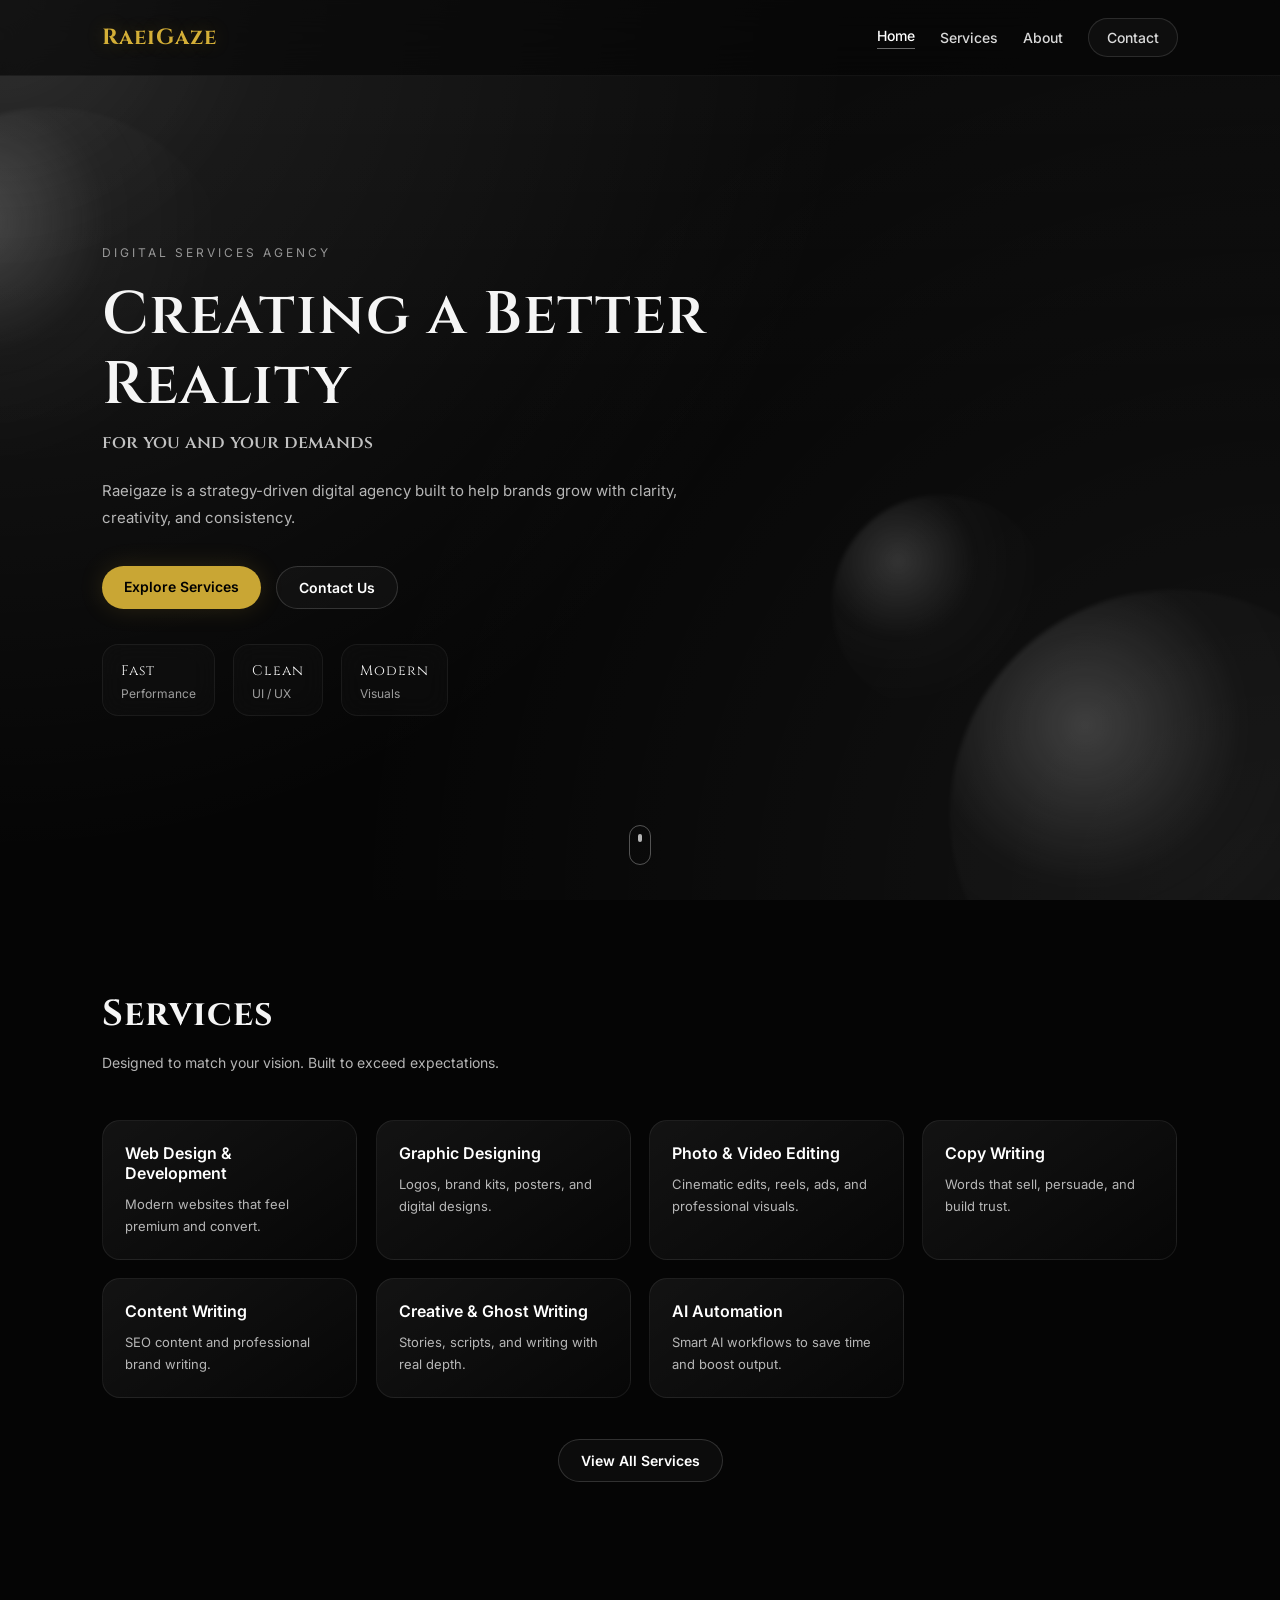
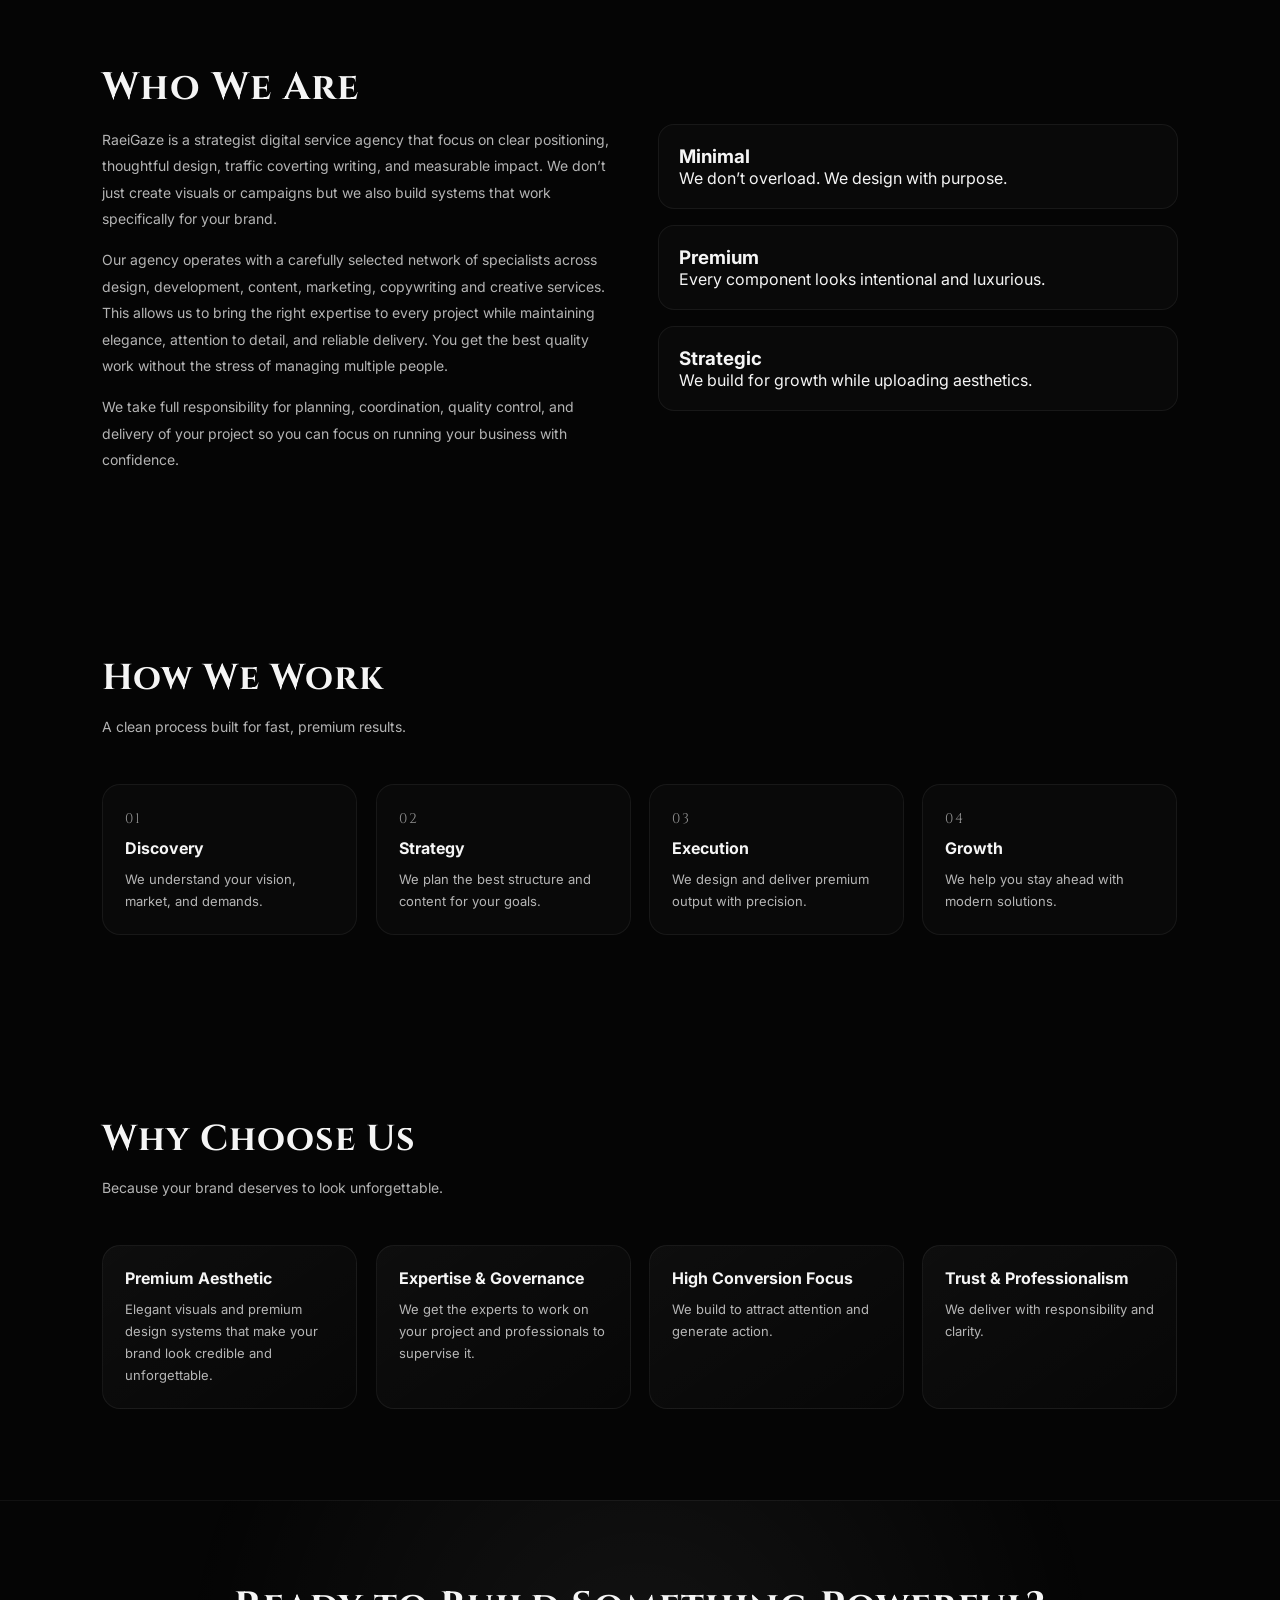
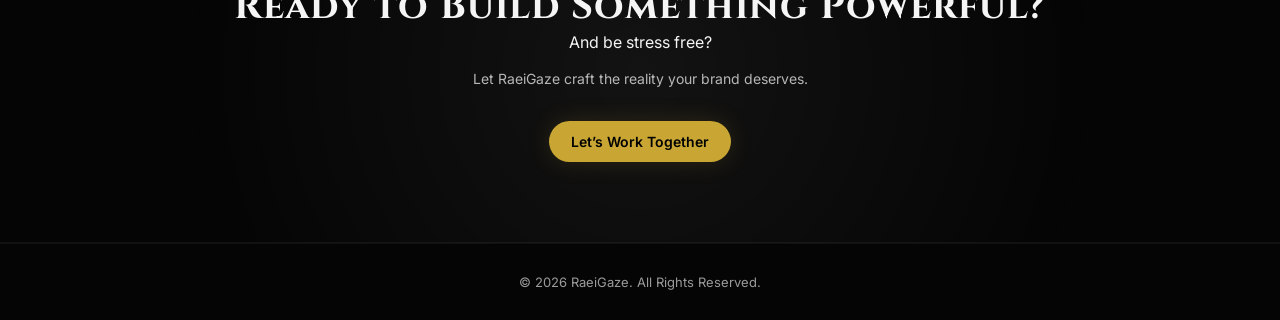
<file: index.html>
<!DOCTYPE html>
<html lang="en">
<head>
  <meta charset="UTF-8" />
  <meta name="viewport" content="width=device-width, initial-scale=1.0" />
  <title>RaeiGaze | Creating a Better Reality</title>

  <link rel="stylesheet" href="style.css" />
  <script defer src="script.js"></script>

  <!-- Fonts (TanHeadline vibe alternative) -->
  <link rel="preconnect" href="https://fonts.googleapis.com">
  <link rel="preconnect" href="https://fonts.gstatic.com" crossorigin>
  <link href="https://fonts.googleapis.com/css2?family=Cinzel:wght@500;700&family=Inter:wght@300;400;500;600&display=swap" rel="stylesheet">
</head>

<body>

  <!-- CURSOR GLOW -->
  <div class="cursor-glow" id="cursorGlow"></div>

  <!-- NAVBAR -->
  <header class="navbar">
    <div class="logo">
      <a href="index.html" class="logo-text">RaeiGaze</a>
    </div>

    <nav class="nav-links" id="navLinks">
      <a href="index.html" class="active">Home</a>
      <a href="services.html">Services</a>
      <a href="about.html">About</a>
      <a href="contact.html" class="nav-btn">Contact</a>
    </nav>

    <div class="hamburger" id="hamburger" aria-label="menu">
      <span></span>
      <span></span>
      <span></span>
    </div>
  </header>

  <!-- HERO -->
  <section class="hero">
    <div class="hero-bg"></div>

    <!-- 3D ORB OBJECTS -->
    <div class="orb orb-1"></div>
    <div class="orb orb-2"></div>
    <div class="orb orb-3"></div>

    <div class="hero-content fade-in">
      <p class="hero-label">DIGITAL SERVICES AGENCY</p>

      <h1 class="hero-title">
        <span class="brand-font">Creating a Better Reality</span>
      </h1>

      <p class="hero-subtitle brand-font">
        for you and your demands
      </p>

      <p class="hero-desc">
       Raeigaze is a strategy-driven digital agency built to help brands grow with clarity, creativity, and consistency.
      </p>

      <div class="hero-buttons">
        <a href="services.html" class="btn primary magnetic">Explore Services</a>
        <a href="contact.html" class="btn secondary magnetic">Contact Us</a>
      </div>

      <div class="hero-metrics">
        <div class="metric">
          <span class="metric-num">Fast</span>
          <span class="metric-label">Performance</span>
        </div>
        <div class="metric">
          <span class="metric-num">Clean</span>
          <span class="metric-label">UI / UX</span>
        </div>
        <div class="metric">
          <span class="metric-num">Modern</span>
          <span class="metric-label">Visuals</span>
        </div>
      </div>
    </div>

    <div class="scroll-indicator">
      <span></span>
    </div>
  </section>

  <!-- SERVICES PREVIEW -->
  <section class="section fade-in" id="services">
    <div class="section-header">
      <h2>Services</h2>
      <p>Designed to match your vision. Built to exceed expectations.</p>
    </div>

    <div class="services-grid">

      <a href="services.html" class="service-card tilt-card">
        <h3>Web Design & Development</h3>
        <p>Modern websites that feel premium and convert.</p>
      </a>

      <a href="services.html" class="service-card tilt-card">
        <h3>Graphic Designing</h3>
        <p>Logos, brand kits, posters, and digital designs.</p>
      </a>

      <a href="services.html" class="service-card tilt-card">
        <h3>Photo & Video Editing</h3>
        <p>Cinematic edits, reels, ads, and professional visuals.</p>
      </a>

      <a href="services.html" class="service-card tilt-card">
        <h3>Copy Writing</h3>
        <p>Words that sell, persuade, and build trust.</p>
      </a>

      <a href="services.html" class="service-card tilt-card">
        <h3>Content Writing</h3>
        <p>SEO content and professional brand writing.</p>
      </a>

      <a href="services.html" class="service-card tilt-card">
        <h3>Creative & Ghost Writing</h3>
        <p>Stories, scripts, and writing with real depth.</p>
      </a>

      <a href="services.html" class="service-card tilt-card">
        <h3>AI Automation</h3>
        <p>Smart AI workflows to save time and boost output.</p>
      </a>

    </div>

    <div class="center-btn">
      <a href="services.html" class="btn secondary magnetic">View All Services</a>
    </div>
  </section>

  <!-- WHO WE ARE -->
  <section class="section fade-in">
    <div class="split-section">
      <div class="split-left">
        <h2>Who We Are</h2>
        <p>
          RaeiGaze is a strategist digital service agency that focus on clear positioning, thoughtful design, traffic coverting writing, and measurable impact.
         We don’t just create visuals or campaigns but we also build systems that work specifically for your brand.
        </p>
        <p>
          Our agency operates with a carefully selected network of specialists across design, development, content, marketing, copywriting and creative services.
         This allows us to bring the right expertise to every project while maintaining elegance, attention to detail, and reliable delivery.
         You get the best quality work without the stress of managing multiple people.
        </p>
        <p class="who-desc">
         We take full responsibility for planning, coordination, quality control, and delivery of your project so you can focus on running your business with confidence.
        </p>
      </div>

      <div class="split-right">
        <div class="info-box tilt-card">
          <h3>Minimal</h3>
          <p>We don’t overload. We design with purpose.</p>
        </div>
        <div class="info-box tilt-card">
          <h3>Premium</h3>
          <p>Every component looks intentional and luxurious.</p>
        </div>
        <div class="info-box tilt-card">
          <h3>Strategic</h3>
          <p>We build for growth while uploading aesthetics.</p>
        </div>
      </div>
    </div>
  </section>

  <!-- HOW WE WORK -->
  <section class="section fade-in">
    <div class="section-header">
      <h2>How We Work</h2>
      <p>A clean process built for fast, premium results.</p>
    </div>

    <div class="process-grid">
      <div class="process-step tilt-card">
        <span class="step-num">01</span>
        <h3>Discovery</h3>
        <p>We understand your vision, market, and demands.</p>
      </div>

      <div class="process-step tilt-card">
        <span class="step-num">02</span>
        <h3>Strategy</h3>
        <p>We plan the best structure and content for your goals.</p>
      </div>

      <div class="process-step tilt-card">
        <span class="step-num">03</span>
        <h3>Execution</h3>
        <p>We design and deliver premium output with precision.</p>
      </div>

      <div class="process-step tilt-card">
        <span class="step-num">04</span>
        <h3>Growth</h3>
        <p>We help you stay ahead with modern solutions.</p>
      </div>
    </div>
  </section>

  <!-- WHY CHOOSE US -->
  <section class="section fade-in">
    <div class="section-header">
      <h2>Why Choose Us</h2>
      <p>Because your brand deserves to look unforgettable.</p>
    </div>

    <div class="why-grid">
      <div class="why-card tilt-card">
        <h3>Premium Aesthetic</h3>
        <p>Elegant visuals and premium design systems that make your brand look credible and unforgettable.</p>
      </div>

      <div class="why-card tilt-card">
        <h3>Expertise & Governance</h3>
        <p>We get the experts to work on your project and professionals to supervise it.</p>
      </div>

      <div class="why-card tilt-card">
        <h3>High Conversion Focus</h3>
        <p>We build to attract attention and generate action.</p>
      </div>

      <div class="why-card tilt-card">
        <h3>Trust & Professionalism</h3>
        <p>We deliver with responsibility and clarity.</p>
      </div>
    </div>
  </section>

  <!-- CTA -->
  <section class="cta fade-in">
    <h2>Ready to Build Something Powerful?</h2>
    </h2>And be stress free?</h2>
    <p>Let RaeiGaze craft the reality your brand deserves.</p>
    <a href="contact.html" class="btn primary magnetic">Let’s Work Together</a>
  </section>

  <!-- FOOTER -->
  <footer class="footer">
    <p>© 2026 RaeiGaze. All Rights Reserved.</p>
  </footer>

</body>
</html>
</file>
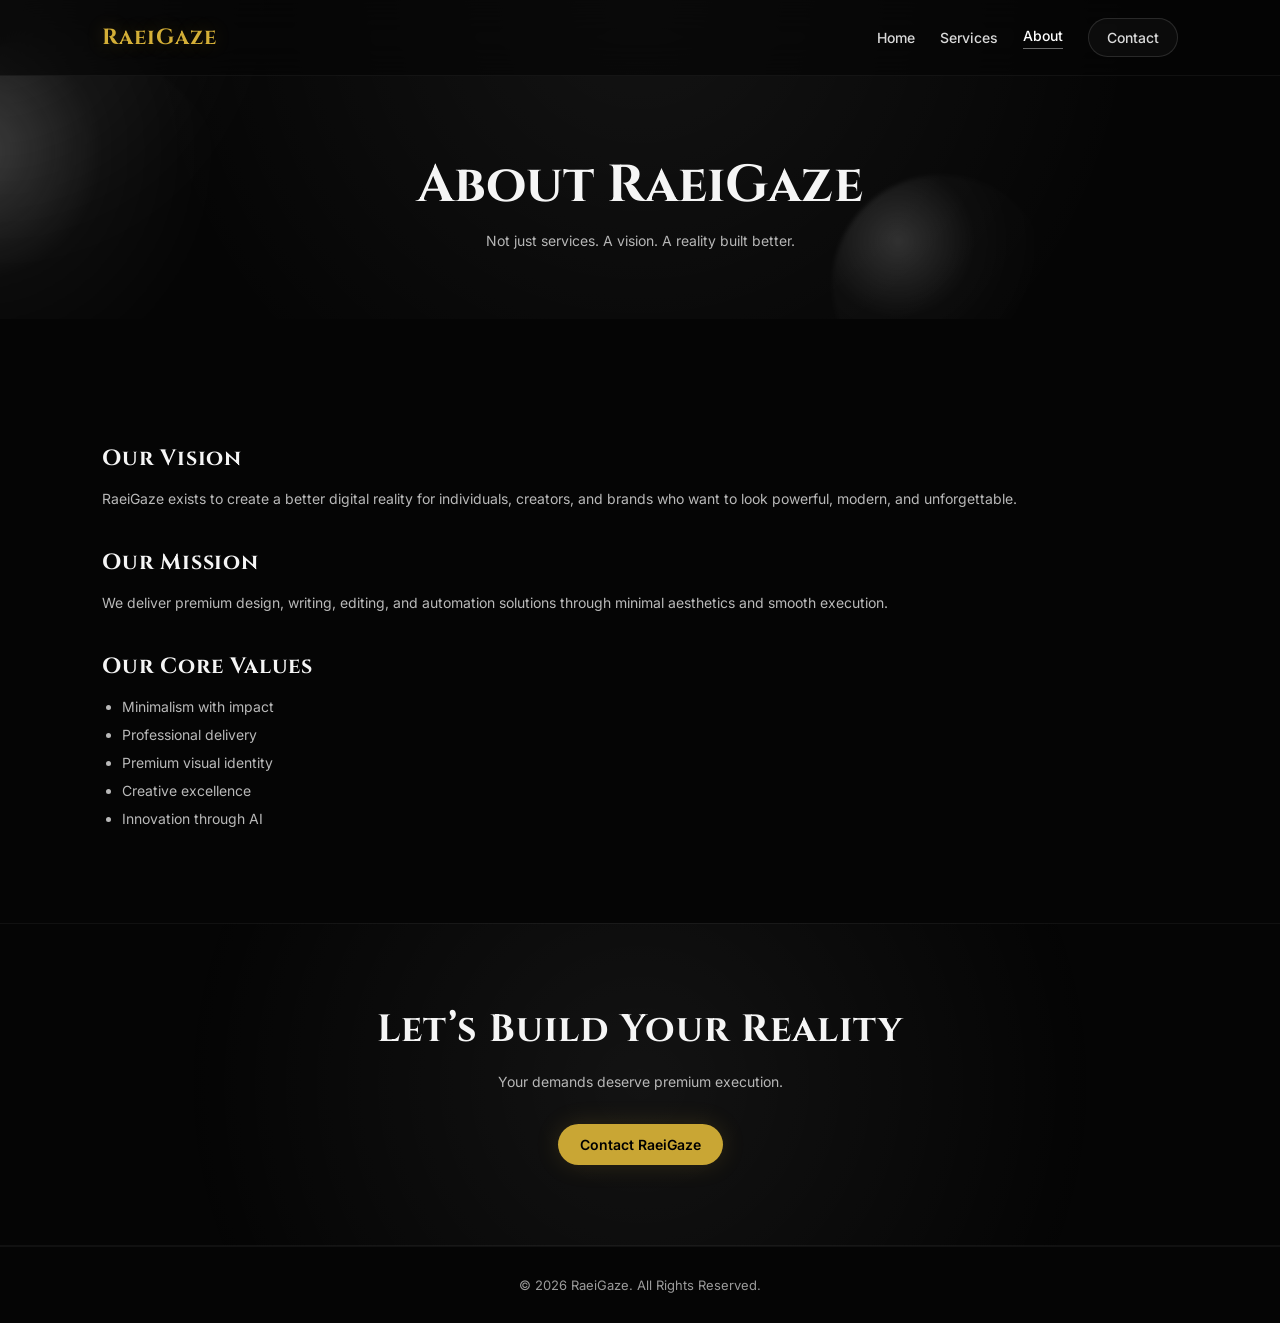
<file: about.html>
<!DOCTYPE html>
<html lang="en">
<head>
  <meta charset="UTF-8" />
  <meta name="viewport" content="width=device-width, initial-scale=1.0" />
  <title>About | RaeiGaze</title>

  <link rel="stylesheet" href="style.css" />
  <script defer src="script.js"></script>

  <link rel="preconnect" href="https://fonts.googleapis.com">
  <link rel="preconnect" href="https://fonts.gstatic.com" crossorigin>
  <link href="https://fonts.googleapis.com/css2?family=Cinzel:wght@500;700&family=Inter:wght@300;400;500;600&display=swap" rel="stylesheet">
</head>

<body>
  <div class="cursor-glow" id="cursorGlow"></div>

  <header class="navbar">
    <div class="logo">
      <a href="index.html" class="logo-text">RaeiGaze</a>
    </div>

    <nav class="nav-links" id="navLinks">
      <a href="index.html">Home</a>
      <a href="services.html">Services</a>
      <a href="about.html" class="active">About</a>
      <a href="contact.html" class="nav-btn">Contact</a>
    </nav>

    <div class="hamburger" id="hamburger" aria-label="menu">
      <span></span>
      <span></span>
      <span></span>
    </div>
  </header>

  <section class="page-hero fade-in">
    <div class="orb orb-1"></div>
    <div class="orb orb-3"></div>
    <h1>About RaeiGaze</h1>
    <p>Not just services. A vision. A reality built better.</p>
  </section>

  <section class="section fade-in">
    <div class="about-box tilt-card">
      <h2>Our Vision</h2>
      <p>
        RaeiGaze exists to create a better digital reality for individuals, creators,
        and brands who want to look powerful, modern, and unforgettable.
      </p>

      <h2>Our Mission</h2>
      <p>
        We deliver premium design, writing, editing, and automation solutions
        through minimal aesthetics and smooth execution.
      </p>

      <h2>Our Core Values</h2>
      <ul>
        <li>Minimalism with impact</li>
        <li>Professional delivery</li>
        <li>Premium visual identity</li>
        <li>Creative excellence</li>
        <li>Innovation through AI</li>
      </ul>
    </div>
  </section>

  <section class="cta fade-in">
    <h2>Let’s Build Your Reality</h2>
    <p>Your demands deserve premium execution.</p>
    <a href="contact.html" class="btn primary magnetic">Contact RaeiGaze</a>
  </section>

  <footer class="footer">
    <p>© 2026 RaeiGaze. All Rights Reserved.</p>
  </footer>
</body>
</html>
</file>
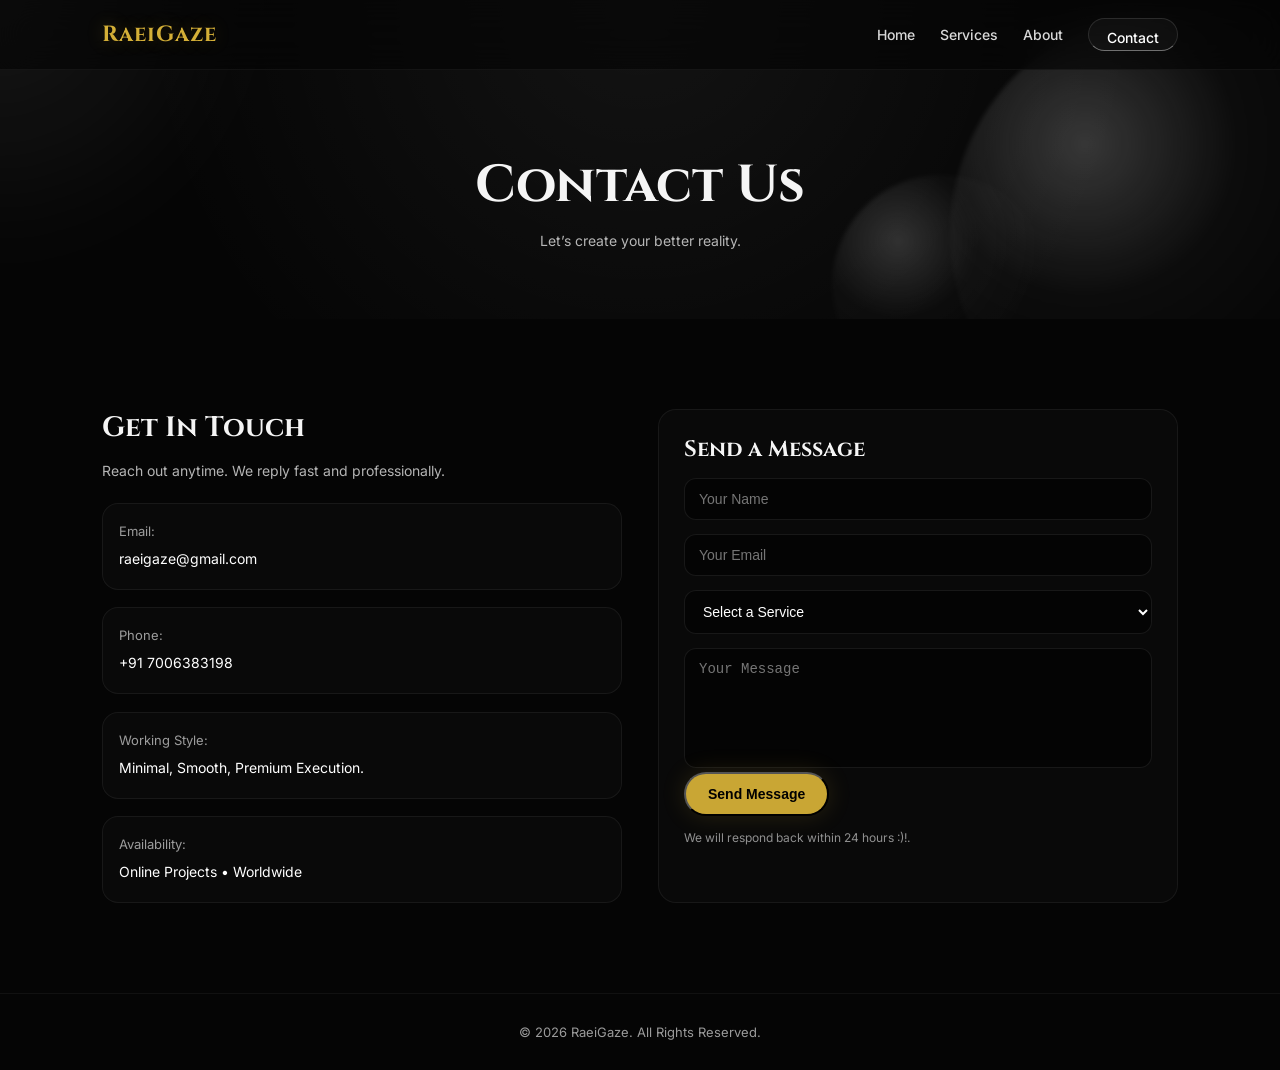
<file: contact.html>
<!DOCTYPE html>
<html lang="en">
<head>
  <meta charset="UTF-8" />
  <meta name="viewport" content="width=device-width, initial-scale=1.0" />
  <title>Contact | RaeiGaze</title>

  <link rel="stylesheet" href="style.css" />
  <script defer src="script.js"></script>

  <link rel="preconnect" href="https://fonts.googleapis.com">
  <link rel="preconnect" href="https://fonts.gstatic.com" crossorigin>
  <link href="https://fonts.googleapis.com/css2?family=Cinzel:wght@500;700&family=Inter:wght@300;400;500;600&display=swap" rel="stylesheet">
</head>

<body>
  <div class="cursor-glow" id="cursorGlow"></div>

  <header class="navbar">
    <div class="logo">
      <a href="index.html" class="logo-text">RaeiGaze</a>
    </div>

    <nav class="nav-links" id="navLinks">
      <a href="index.html">Home</a>
      <a href="services.html">Services</a>
      <a href="about.html">About</a>
      <a href="contact.html" class="active nav-btn">Contact</a>
    </nav>

    <div class="hamburger" id="hamburger" aria-label="menu">
      <span></span>
      <span></span>
      <span></span>
    </div>
  </header>

  <section class="page-hero fade-in">
    <div class="orb orb-2"></div>
    <div class="orb orb-3"></div>
    <h1>Contact Us</h1>
    <p>Let’s create your better reality.</p>
  </section>

  <section class="section fade-in">
    <div class="contact-grid">

      <div class="contact-info">
        <h2>Get In Touch</h2>
        <p>Reach out anytime. We reply fast and professionally.</p>

        <div class="contact-detail tilt-card">
          <span>Email:</span>
          <p>raeigaze@gmail.com</p>
        </div>

        <div class="contact-detail tilt-card">
          <span>Phone:</span>
          <p>+91 7006383198</p>
        </div>

        <div class="contact-detail tilt-card">
          <span>Working Style:</span>
          <p>Minimal, Smooth, Premium Execution.</p>
        </div>

        <div class="contact-detail tilt-card">
          <span>Availability:</span>
          <p>Online Projects • Worldwide</p>
        </div>
      </div>

      <form class="contact-form tilt-card" name="contact" method="POST" data-netlify="true">
        <input type="hidden" name="form-name" value="contact" />

        <h2>Send a Message</h2>

        <input type="text" name="name" placeholder="Your Name" required />
        <input type="email" name="email" placeholder="Your Email" required />

        <select name="service" required>
          <option value="">Select a Service</option>
          <option>Web Design & Development</option>
          <option>Graphic Designing</option>
          <option>Photo & Video Editing</option>
          <option>Copy Writing</option>
          <option>Content Writing</option>
          <option>Creative Writing</option>
          <option>Ghost Writing</option>
          <option>AI Automation</option>
        </select>

        <textarea name="message" placeholder="Your Message" required></textarea>

        <button type="submit" class="btn primary magnetic">Send Message</button>

        <p class="form-note">
          We will respond back within 24 hours :)!.
        </p>
      </form>

    </div>
  </section>

  <footer class="footer">
    <p>© 2026 RaeiGaze. All Rights Reserved.</p>
  </footer>
</body>
</html>
</file>
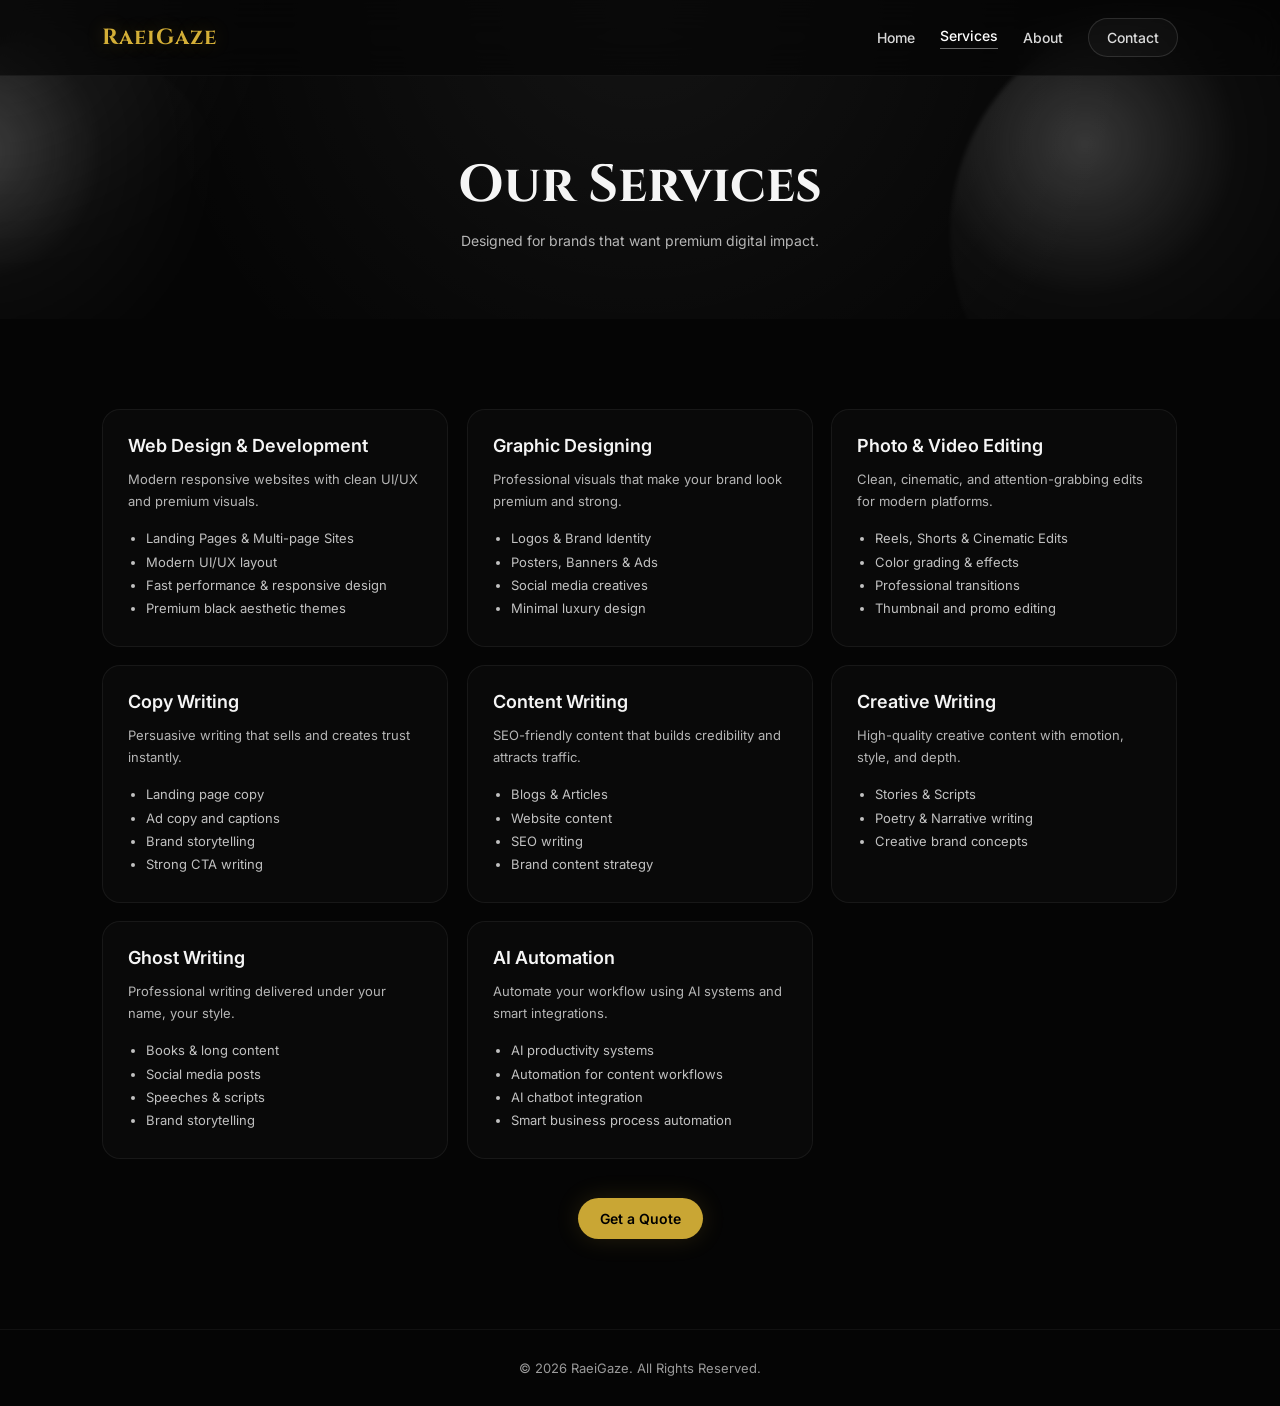
<file: services.html>
<!DOCTYPE html>
<html lang="en">
<head>
  <meta charset="UTF-8" />
  <meta name="viewport" content="width=device-width, initial-scale=1.0" />
  <title>Services | RaeiGaze</title>

  <link rel="stylesheet" href="style.css" />
  <script defer src="script.js"></script>

  <link rel="preconnect" href="https://fonts.googleapis.com">
  <link rel="preconnect" href="https://fonts.gstatic.com" crossorigin>
  <link href="https://fonts.googleapis.com/css2?family=Cinzel:wght@500;700&family=Inter:wght@300;400;500;600&display=swap" rel="stylesheet">
</head>

<body>
  <div class="cursor-glow" id="cursorGlow"></div>

  <header class="navbar">
    <div class="logo">
      <a href="index.html" class="logo-text">RaeiGaze</a>
    </div>

    <nav class="nav-links" id="navLinks">
      <a href="index.html">Home</a>
      <a href="services.html" class="active">Services</a>
      <a href="about.html">About</a>
      <a href="contact.html" class="nav-btn">Contact</a>
    </nav>

    <div class="hamburger" id="hamburger" aria-label="menu">
      <span></span>
      <span></span>
      <span></span>
    </div>
  </header>

  <section class="page-hero fade-in">
    <div class="orb orb-1"></div>
    <div class="orb orb-2"></div>
    <h1>Our Services</h1>
    <p>Designed for brands that want premium digital impact.</p>
  </section>

  <section class="section fade-in">
    <div class="services-detail-grid">

      <div class="detail-card tilt-card">
        <h2>Web Design & Development</h2>
        <p>Modern responsive websites with clean UI/UX and premium visuals.</p>
        <ul>
          <li>Landing Pages & Multi-page Sites</li>
          <li>Modern UI/UX layout</li>
          <li>Fast performance & responsive design</li>
          <li>Premium black aesthetic themes</li>
        </ul>
      </div>

      <div class="detail-card tilt-card">
        <h2>Graphic Designing</h2>
        <p>Professional visuals that make your brand look premium and strong.</p>
        <ul>
          <li>Logos & Brand Identity</li>
          <li>Posters, Banners & Ads</li>
          <li>Social media creatives</li>
          <li>Minimal luxury design</li>
        </ul>
      </div>

      <div class="detail-card tilt-card">
        <h2>Photo & Video Editing</h2>
        <p>Clean, cinematic, and attention-grabbing edits for modern platforms.</p>
        <ul>
          <li>Reels, Shorts & Cinematic Edits</li>
          <li>Color grading & effects</li>
          <li>Professional transitions</li>
          <li>Thumbnail and promo editing</li>
        </ul>
      </div>

      <div class="detail-card tilt-card">
        <h2>Copy Writing</h2>
        <p>Persuasive writing that sells and creates trust instantly.</p>
        <ul>
          <li>Landing page copy</li>
          <li>Ad copy and captions</li>
          <li>Brand storytelling</li>
          <li>Strong CTA writing</li>
        </ul>
      </div>

      <div class="detail-card tilt-card">
        <h2>Content Writing</h2>
        <p>SEO-friendly content that builds credibility and attracts traffic.</p>
        <ul>
          <li>Blogs & Articles</li>
          <li>Website content</li>
          <li>SEO writing</li>
          <li>Brand content strategy</li>
        </ul>
      </div>

      <div class="detail-card tilt-card">
        <h2>Creative Writing</h2>
        <p>High-quality creative content with emotion, style, and depth.</p>
        <ul>
          <li>Stories & Scripts</li>
          <li>Poetry & Narrative writing</li>
          <li>Creative brand concepts</li>
        </ul>
      </div>

      <div class="detail-card tilt-card">
        <h2>Ghost Writing</h2>
        <p>Professional writing delivered under your name, your style.</p>
        <ul>
          <li>Books & long content</li>
          <li>Social media posts</li>
          <li>Speeches & scripts</li>
          <li>Brand storytelling</li>
        </ul>
      </div>

      <div class="detail-card tilt-card">
        <h2>AI Automation</h2>
        <p>Automate your workflow using AI systems and smart integrations.</p>
        <ul>
          <li>AI productivity systems</li>
          <li>Automation for content workflows</li>
          <li>AI chatbot integration</li>
          <li>Smart business process automation</li>
        </ul>
      </div>

    </div>

    <div class="center-btn">
      <a href="contact.html" class="btn primary magnetic">Get a Quote</a>
    </div>
  </section>

  <footer class="footer">
    <p>© 2026 RaeiGaze. All Rights Reserved.</p>
  </footer>
</body>
</html>
</file>
<file: style.css>
* {
  margin: 0;
  padding: 0;
  box-sizing: border-box;
}

html{
  scroll-behavior: smooth;
}

body {
  font-family: "Inter", sans-serif;
  background: #050505;
  color: #f5f5f5;
  overflow-x: hidden;
}

/* Brand Font (TanHeadline vibe) */
.brand-font {
  font-family: "Cinzel", serif;
  font-weight: 600;
}

/* CURSOR GLOW */
.cursor-glow {
  position: fixed;
  top: 0;
  left: 0;
  width: 600px;
  height: 600px;
  background: radial-gradient(circle, rgba(255,255,255,0.08), transparent 60%);
  transform: translate(-50%, -50%);
  pointer-events: none;
  z-index: 1;
  filter: blur(30px);
  opacity: 0.9;
  transition: opacity 0.3s ease;
  mix-blend-mode: screen;
}

/* NAVBAR */
.navbar {
  position: fixed;
  top: 0;
  width: 100%;
  padding: 18px 8%;
  display: flex;
  justify-content: space-between;
  align-items: center;
  background: rgba(5, 5, 5, 0.65);
  backdrop-filter: blur(18px);
  z-index: 999;
  border-bottom: 1px solid rgba(255,255,255,0.05);
}

.logo-text {
  font-family: "Cinzel", serif;
  font-size: 22px;
  font-weight: 700;
  text-decoration: none;
  color: #d4af37;
  letter-spacing: 1px;
  text-shadow: 0 0 18px rgba(212, 175, 55, 0.25);
}

.nav-links {
  display: flex;
  gap: 25px;
  align-items: center;
}

.nav-links a {
  color: rgba(255,255,255,0.85);
  text-decoration: none;
  font-size: 14px;
  font-weight: 500;
  transition: 0.3s ease;
}

.nav-links a:hover {
  color: white;
}

.nav-links a.active {
  color: white;
  border-bottom: 1px solid rgba(255,255,255,0.4);
  padding-bottom: 4px;
}

.nav-btn {
  padding: 10px 18px;
  border-radius: 30px;
  border: 1px solid rgba(255,255,255,0.12);
  background: rgba(255,255,255,0.03);
}

.nav-btn:hover {
  background: rgba(255,255,255,0.08);
}

/* HAMBURGER */
.hamburger {
  display: none;
  flex-direction: column;
  gap: 5px;
  cursor: pointer;
}

.hamburger span {
  width: 22px;
  height: 2px;
  background: white;
  border-radius: 5px;
}

/* HERO */
.hero {
  height: 100vh;
  padding: 140px 8% 80px;
  display: flex;
  align-items: center;
  position: relative;
  overflow: hidden;
}

.hero-bg {
  position: absolute;
  inset: 0;
  background: radial-gradient(circle at top left, rgba(255,255,255,0.09), transparent 55%),
              radial-gradient(circle at bottom right, rgba(255,255,255,0.06), transparent 60%),
              linear-gradient(180deg, rgba(255,255,255,0.03), transparent 50%);
  z-index: -2;
}

/* ORBS (Fake 3D Objects) */
.orb {
  position: absolute;
  width: 380px;
  height: 380px;
  border-radius: 50%;
  background: radial-gradient(circle at 30% 30%, rgba(255,255,255,0.22), rgba(255,255,255,0.03), transparent 70%);
  filter: blur(2px);
  opacity: 0.9;
  z-index: -1;
  animation: floatOrb 8s ease-in-out infinite;
  transform-style: preserve-3d;
}

.orb-1 {
  top: 12%;
  left: -140px;
  animation-delay: 0s;
}

.orb-2 {
  bottom: -140px;
  right: -120px;
  animation-delay: 1.5s;
  width: 450px;
  height: 450px;
}

.orb-3 {
  top: 55%;
  left: 65%;
  width: 220px;
  height: 220px;
  opacity: 0.75;
  animation-delay: 2.2s;
}

@keyframes floatOrb {
  0% { transform: translateY(0px) translateX(0px) scale(1); }
  50% { transform: translateY(-22px) translateX(12px) scale(1.04); }
  100% { transform: translateY(0px) translateX(0px) scale(1); }
}

.hero-content {
  max-width: 760px;
  z-index: 5;
}

.hero-label {
  font-size: 12px;
  letter-spacing: 3px;
  color: rgba(255,255,255,0.55);
  margin-bottom: 18px;
}

.hero-title {
  font-size: 60px;
  line-height: 1.1;
  letter-spacing: 1px;
}

.hero-subtitle {
  margin-top: 12px;
  font-size: 18px;
  color: rgba(255,255,255,0.75);
}

.hero-desc {
  margin-top: 22px;
  font-size: 15px;
  line-height: 1.8;
  color: rgba(255,255,255,0.7);
  max-width: 580px;
}

.hero-buttons {
  margin-top: 35px;
  display: flex;
  gap: 15px;
  flex-wrap: wrap;
}

/* METRICS */
.hero-metrics {
  margin-top: 35px;
  display: flex;
  gap: 18px;
  flex-wrap: wrap;
}

.metric {
  padding: 14px 18px;
  border-radius: 16px;
  border: 1px solid rgba(255,255,255,0.06);
  background: rgba(255,255,255,0.02);
  backdrop-filter: blur(12px);
}

.metric-num {
  font-family: "Cinzel", serif;
  font-size: 14px;
  letter-spacing: 1px;
}

.metric-label {
  display: block;
  margin-top: 6px;
  font-size: 12px;
  color: rgba(255,255,255,0.6);
}

/* BUTTONS */
.btn {
  padding: 12px 22px;
  border-radius: 35px;
  text-decoration: none;
  font-size: 14px;
  font-weight: 600;
  transition: 0.25s ease;
  display: inline-block;
  position: relative;
  z-index: 10;
}

.btn.primary {
  background: rgba(212, 175, 55, 0.95);
  color: black;
  box-shadow: 0 0 25px rgba(212,175,55,0.15);
}

.btn.primary:hover {
  transform: translateY(-2px);
  background: rgba(212, 175, 55, 1);
}

.btn.secondary {
  border: 1px solid rgba(255,255,255,0.15);
  color: white;
  background: rgba(255,255,255,0.03);
}

.btn.secondary:hover {
  transform: translateY(-2px);
  background: rgba(255,255,255,0.08);
}

/* Magnetic Hover */
.magnetic {
  will-change: transform;
}

/* SCROLL INDICATOR */
.scroll-indicator {
  position: absolute;
  bottom: 35px;
  left: 50%;
  transform: translateX(-50%);
  width: 22px;
  height: 40px;
  border: 1px solid rgba(255,255,255,0.3);
  border-radius: 30px;
  display: flex;
  justify-content: center;
  padding-top: 8px;
  z-index: 5;
}

.scroll-indicator span {
  width: 4px;
  height: 8px;
  background: rgba(255,255,255,0.7);
  border-radius: 10px;
  animation: scrollAnim 1.3s infinite;
}

@keyframes scrollAnim {
  0% { transform: translateY(0); opacity: 1; }
  100% { transform: translateY(12px); opacity: 0; }
}

/* SECTIONS */
.section {
  padding: 90px 8%;
  position: relative;
  z-index: 10;
}

.section-header {
  max-width: 650px;
  margin-bottom: 45px;
}

.section-header h2 {
  font-size: 36px;
  font-family: "Cinzel", serif;
  letter-spacing: 1px;
}

.section-header p {
  margin-top: 12px;
  font-size: 14px;
  color: rgba(255,255,255,0.7);
  line-height: 1.8;
}

/* SERVICES GRID */
.services-grid {
  display: grid;
  grid-template-columns: repeat(auto-fit, minmax(230px, 1fr));
  gap: 18px;
}

.service-card {
  padding: 22px;
  border-radius: 18px;
  text-decoration: none;
  background: linear-gradient(145deg, rgba(255,255,255,0.06), rgba(255,255,255,0.01));
  border: 1px solid rgba(255,255,255,0.07);
  transition: 0.25s ease;
  position: relative;
  overflow: hidden;
  transform-style: preserve-3d;
}

.service-card::after {
  content: "";
  position: absolute;
  inset: 0;
  background: radial-gradient(circle at var(--x, 50%) var(--y, 50%), rgba(255,255,255,0.10), transparent 55%);
  opacity: 0;
  transition: 0.25s ease;
}

.service-card:hover::after {
  opacity: 1;
}

.service-card h3 {
  font-size: 16px;
  font-weight: 600;
  color: white;
  position: relative;
  z-index: 2;
}

.service-card p {
  margin-top: 10px;
  font-size: 13px;
  line-height: 1.7;
  color: rgba(255,255,255,0.7);
  position: relative;
  z-index: 2;
}

.service-card:hover {
  border: 1px solid rgba(255,255,255,0.18);
  background: linear-gradient(145deg, rgba(255,255,255,0.09), rgba(255,255,255,0.01));
}

.center-btn {
  margin-top: 40px;
  text-align: center;
}

/* SPLIT SECTION */
.split-section {
  display: grid;
  grid-template-columns: 1fr 1fr;
  gap: 35px;
  align-items: center;
}

.split-left h2 {
  font-size: 38px;
  font-family: "Cinzel", serif;
  letter-spacing: 1px;
}

.split-left p {
  margin-top: 14px;
  font-size: 14px;
  line-height: 1.9;
  color: rgba(255,255,255,0.7);
}

.split-right {
  display: grid;
  gap: 16px;
}

.info-box {
  padding: 20px;
  border-radius: 16px;
  border: 1px solid rgba(255,255,255,0.06);
  background: rgba(255,255,255,0.02);
}

/* PROCESS */
.process-grid {
  display: grid;
  grid-template-columns: repeat(auto-fit, minmax(230px, 1fr));
  gap: 18px;
}

.process-step {
  padding: 22px;
  border-radius: 18px;
  border: 1px solid rgba(255,255,255,0.06);
  background: rgba(255,255,255,0.02);
}

.step-num {
  font-family: "Cinzel", serif;
  font-size: 14px;
  letter-spacing: 2px;
  color: rgba(255,255,255,0.55);
}

.process-step h3 {
  margin-top: 10px;
  font-size: 16px;
}

.process-step p {
  margin-top: 10px;
  font-size: 13px;
  line-height: 1.7;
  color: rgba(255,255,255,0.7);
}

/* WHY */
.why-grid {
  display: grid;
  grid-template-columns: repeat(auto-fit, minmax(230px, 1fr));
  gap: 18px;
}

.why-card {
  padding: 22px;
  border-radius: 18px;
  border: 1px solid rgba(255,255,255,0.06);
  background: linear-gradient(145deg, rgba(255,255,255,0.04), rgba(255,255,255,0.01));
}

.why-card h3 {
  font-size: 16px;
}

.why-card p {
  margin-top: 10px;
  font-size: 13px;
  color: rgba(255,255,255,0.7);
  line-height: 1.7;
}

/* CTA */
.cta {
  padding: 80px 8%;
  text-align: center;
  background: radial-gradient(circle at center, rgba(255,255,255,0.06), transparent 70%);
  border-top: 1px solid rgba(255,255,255,0.05);
  border-bottom: 1px solid rgba(255,255,255,0.05);
  position: relative;
  z-index: 10;
}

.cta h2 {
  font-size: 38px;
  font-family: "Cinzel", serif;
  letter-spacing: 1px;
}

.cta p {
  margin-top: 14px;
  font-size: 14px;
  color: rgba(255,255,255,0.7);
  line-height: 1.8;
  margin-bottom: 30px;
}

/* FOOTER */
.footer {
  padding: 30px 8%;
  text-align: center;
  font-size: 13px;
  color: rgba(255,255,255,0.6);
  border-top: 1px solid rgba(255,255,255,0.05);
  position: relative;
  z-index: 10;
}

/* PAGE HERO */
.page-hero {
  padding: 150px 8% 70px;
  text-align: center;
  background: radial-gradient(circle at top, rgba(255,255,255,0.06), transparent 70%);
  position: relative;
  overflow: hidden;
}

.page-hero h1 {
  font-size: 52px;
  font-family: "Cinzel", serif;
}

.page-hero p {
  margin-top: 12px;
  font-size: 14px;
  color: rgba(255,255,255,0.7);
}

/* SERVICES DETAIL PAGE */
.services-detail-grid {
  display: grid;
  grid-template-columns: repeat(auto-fit, minmax(260px, 1fr));
  gap: 18px;
}

.detail-card {
  padding: 25px;
  border-radius: 18px;
  border: 1px solid rgba(255,255,255,0.06);
  background: rgba(255,255,255,0.02);
}

.detail-card h2 {
  font-size: 18px;
  font-weight: 600;
}

.detail-card p {
  margin-top: 12px;
  font-size: 13px;
  line-height: 1.7;
  color: rgba(255,255,255,0.7);
}

.detail-card ul {
  margin-top: 15px;
  padding-left: 18px;
  color: rgba(255,255,255,0.75);
  font-size: 13px;
  line-height: 1.8;
}

/* ABOUT */
.about-box h2 {
  margin-top: 35px;
  font-family: "Cinzel", serif;
  letter-spacing: 0.8px;
  font-size: 22px;
}

.about-box p {
  margin-top: 12px;
  font-size: 14px;
  line-height: 2;
  color: rgba(255,255,255,0.72);
}

.about-box ul {
  margin-top: 12px;
  padding-left: 20px;
  font-size: 14px;
  line-height: 2;
  color: rgba(255,255,255,0.72);
}

/* CONTACT */
.contact-grid {
  display: grid;
  grid-template-columns: 1fr 1fr;
  gap: 35px;
}

.contact-info h2 {
  font-family: "Cinzel", serif;
  font-size: 28px;
}

.contact-info p {
  margin-top: 12px;
  font-size: 14px;
  line-height: 1.9;
  color: rgba(255,255,255,0.7);
}

.contact-detail {
  margin-top: 18px;
  padding: 16px;
  border-radius: 16px;
  border: 1px solid rgba(255,255,255,0.06);
  background: rgba(255,255,255,0.02);
}

.contact-detail span {
  font-size: 13px;
  color: rgba(255,255,255,0.6);
}

.contact-detail p {
  margin-top: 6px;
  font-size: 14px;
  color: white;
}

.contact-form {
  padding: 25px;
  border-radius: 18px;
  border: 1px solid rgba(255,255,255,0.06);
  background: rgba(255,255,255,0.02);
}

.contact-form h2 {
  font-size: 22px;
  font-family: "Cinzel", serif;
}

.contact-form input,
.contact-form textarea,
.contact-form select {
  width: 100%;
  margin-top: 14px;
  padding: 12px 14px;
  border-radius: 12px;
  border: 1px solid rgba(255,255,255,0.08);
  background: rgba(0,0,0,0.5);
  color: white;
  font-size: 14px;
  outline: none;
}

.contact-form textarea {
  height: 120px;
  resize: none;
}

.form-note {
  margin-top: 12px;
  font-size: 12px;
  line-height: 1.6;
  color: rgba(255,255,255,0.55);
}

/* TILT + CINEMATIC HOVER */
.tilt-card {
  transform-style: preserve-3d;
  will-change: transform;
}

/* FADE IN */
.fade-in {
  opacity: 0;
  transform: translateY(25px);
  transition: 1s ease;
}

.fade-in.show {
  opacity: 1;
  transform: translateY(0);
}

/* RESPONSIVE */
@media (max-width: 900px) {
  .split-section {
    grid-template-columns: 1fr;
  }

  .contact-grid {
    grid-template-columns: 1fr;
  }

  .hero-title {
    font-size: 45px;
  }
}

@media (max-width: 700px) {
  .nav-links {
    position: absolute;
    top: 70px;
    right: 8%;
    flex-direction: column;
    width: 220px;
    padding: 18px;
    background: rgba(5, 5, 5, 0.95);
    border: 1px solid rgba(255,255,255,0.08);
    border-radius: 18px;
    display: none;
  }

  .nav-links.open {
    display: flex;
  }

  .hamburger {
    display: flex;
  }

  .hero {
    padding-top: 120px;
  }

  .hero-title {
    font-size: 38px;
  }

  .cursor-glow {
    display: none;
  }
}
</file>
